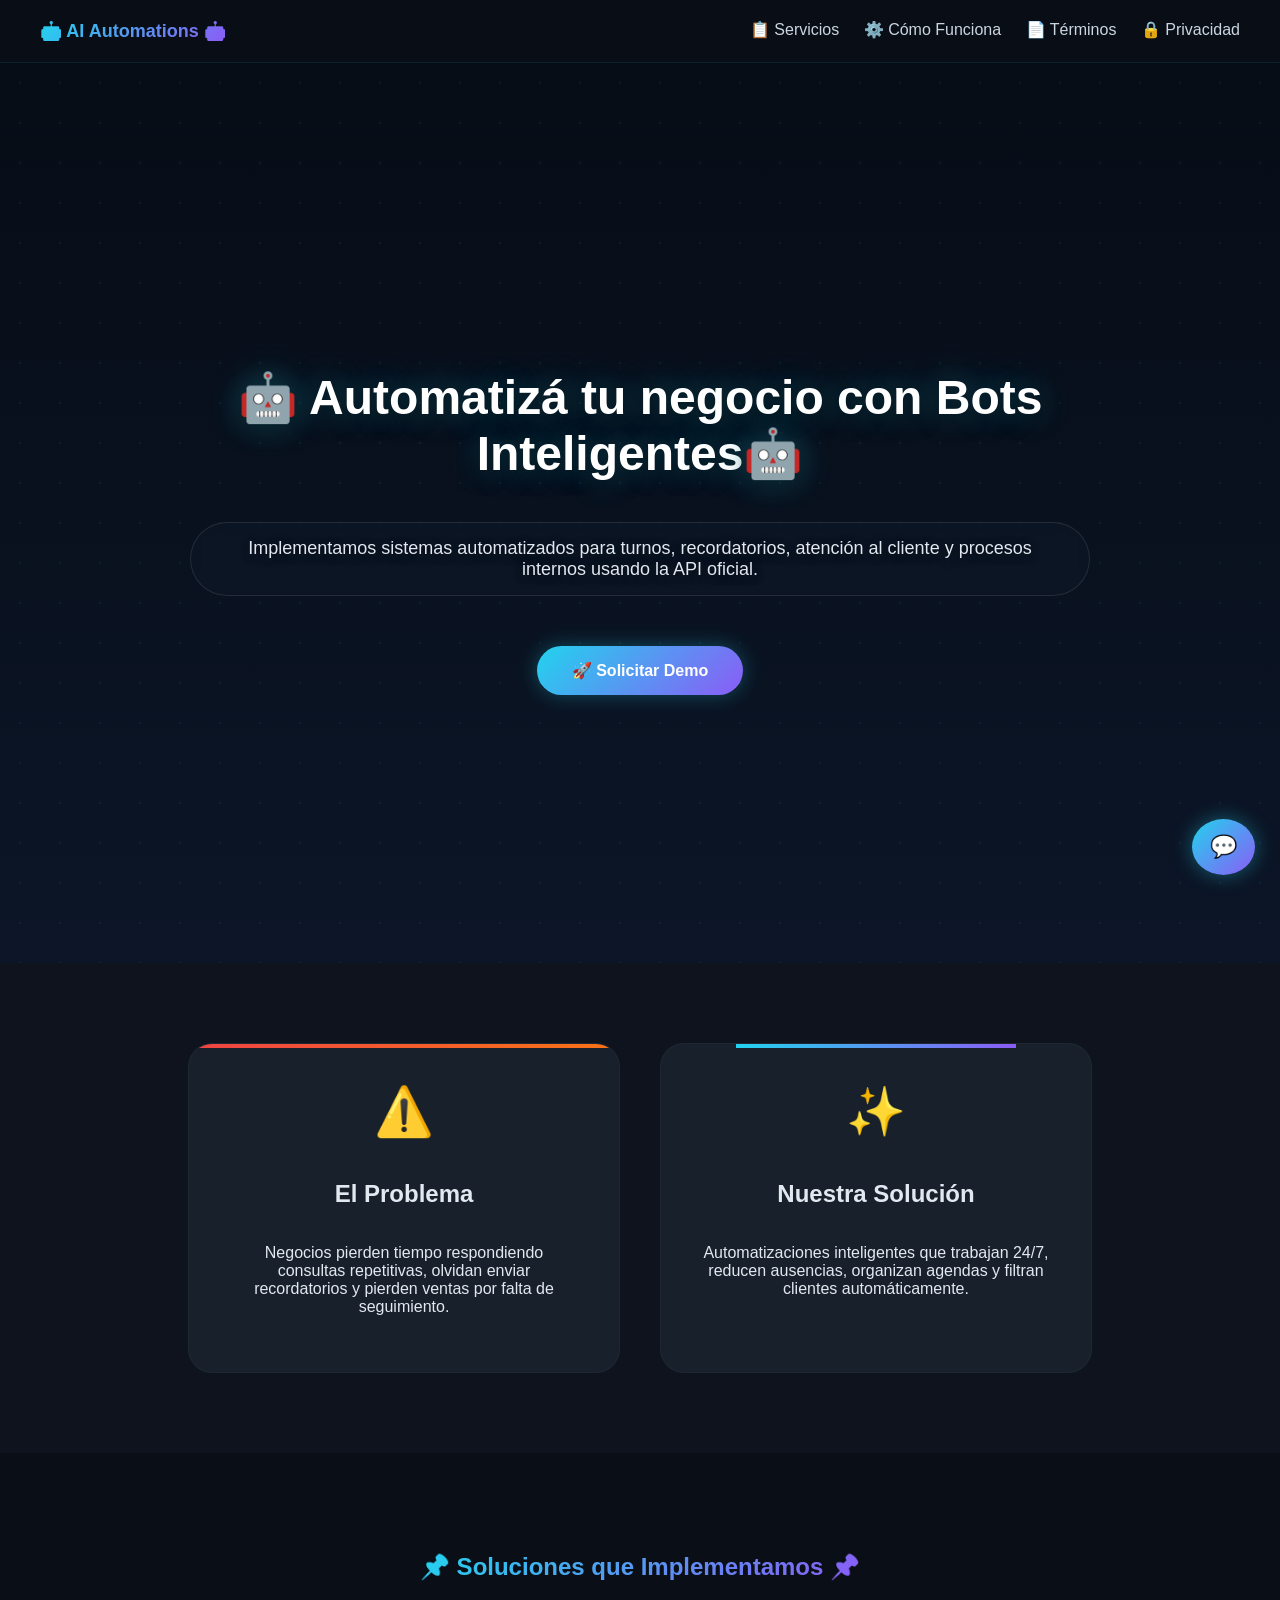
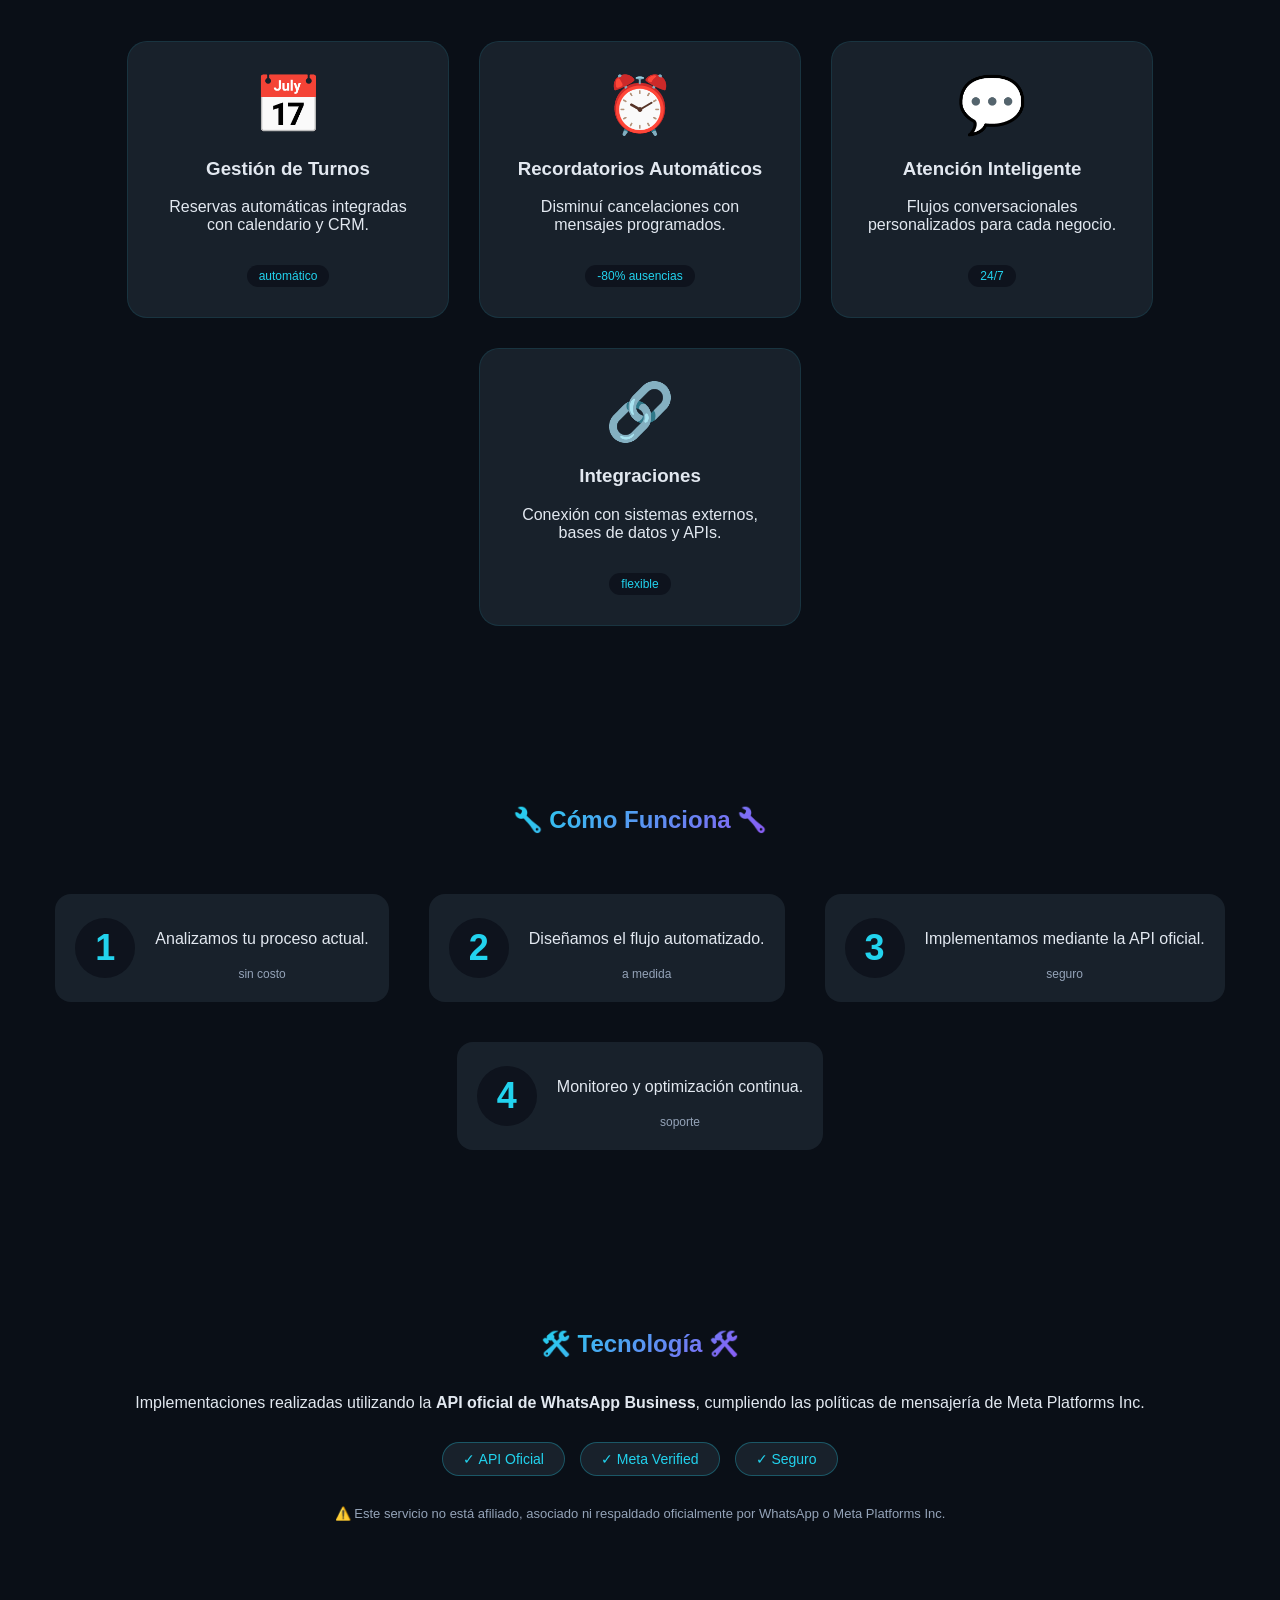
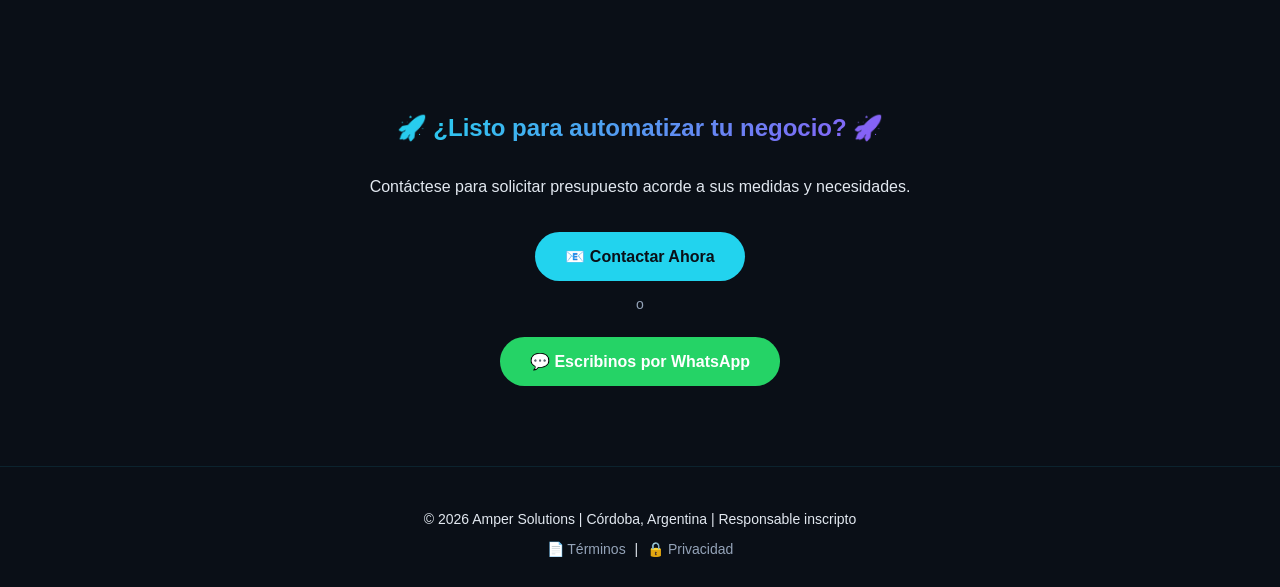
<file: index.html>
<!DOCTYPE html>
<html lang="es">
<head>
    <meta charset="UTF-8">
    <meta name="viewport" content="width=device-width, initial-scale=1.0">
    <title>Automatizaciones Inteligentes | Bots WhatsApp para Negocios</title>
    <link rel="icon" type="image/png" href="favicon.png">
    <link rel="stylesheet" href="styles.css">
</head>
<body>

<header>
    <div class="logo">🤖 AI Automations 🤖</div>
    <nav>
        <a href="#servicios">📋 Servicios</a>
        <a href="#como-funciona">⚙️ Cómo Funciona</a>
        <a href="terminos.html">📄 Términos</a>
        <a href="privacidad.html">🔒 Privacidad</a>
    </nav>
</header>

<section class="hero">
    <video autoplay muted loop playsinline class="hero-video">
        <source src="assets/bg-tech.mp4" type="video/mp4">
    </video>
    <div class="hero-overlay"></div>
    <div class="hero-content">
        <h1>🤖 Automatizá tu negocio con <span class="gradient-text">Bots Inteligentes</span>🤖</h1>
        <p>
             Implementamos sistemas automatizados para turnos, recordatorios,
            atención al cliente y procesos internos usando la API oficial.
        </p>
        <a href="https://wa.me/5493385440341" class="btn-primary" target="_blank">🚀 Solicitar Demo</a>
    </div>
    <div class="particles"></div>
</section>

<section class="problem-solution">
    <div class="problem-card">
        <div class="card-icon">⚠️</div>
        <h2>El Problema</h2>
        <p>
            Negocios pierden tiempo respondiendo consultas repetitivas,
            olvidan enviar recordatorios y pierden ventas por falta de seguimiento.
        </p>
    </div>
    <div class="solution-card">
        <div class="card-icon">✨</div>
        <h2>Nuestra Solución</h2>
        <p>
            Automatizaciones inteligentes que trabajan 24/7,
            reducen ausencias, organizan agendas y filtran clientes automáticamente.
        </p>
    </div>
</section>

<section id="servicios" class="features">
    <h2> 📌 Soluciones que Implementamos 📌</h2>
    <div class="cards">
        <div class="card">
            <div class="card-icon-large">📅</div>
            <h3>Gestión de Turnos</h3>
            <p>Reservas automáticas integradas con calendario y CRM.</p>
            <span class="card-tag">automático</span>
        </div>
        <div class="card">
            <div class="card-icon-large">⏰</div>
            <h3>Recordatorios Automáticos</h3>
            <p>Disminuí cancelaciones con mensajes programados.</p>
            <span class="card-tag">-80% ausencias</span>
        </div>
        <div class="card">
            <div class="card-icon-large">💬</div>
            <h3>Atención Inteligente</h3>
            <p>Flujos conversacionales personalizados para cada negocio.</p>
            <span class="card-tag">24/7</span>
        </div>
        <div class="card">
            <div class="card-icon-large">🔗</div>
            <h3>Integraciones</h3>
            <p>Conexión con sistemas externos, bases de datos y APIs.</p>
            <span class="card-tag">flexible</span>
        </div>
    </div>
</section>

<section id="como-funciona" class="features">
    <h2>🔧 Cómo Funciona 🔧</h2>
    <div class="steps">
        <div class="step-item">
            <span class="step-number">1</span>
            <div class="step-content">
                <p>Analizamos tu proceso actual.</p>
                <small>sin costo</small>
            </div>
        </div>
        <div class="step-item">
            <span class="step-number">2</span>
            <div class="step-content">
                <p>Diseñamos el flujo automatizado.</p>
                <small>a medida</small>
            </div>
        </div>
        <div class="step-item">
            <span class="step-number">3</span>
            <div class="step-content">
                <p>Implementamos mediante la API oficial.</p>
                <small>seguro</small>
            </div>
        </div>
        <div class="step-item">
            <span class="step-number">4</span>
            <div class="step-content">
                <p>Monitoreo y optimización continua.</p>
                <small>soporte</small>
            </div>
        </div>
    </div>
</section>

<section class="features">
    <h2>🛠️ Tecnología 🛠️</h2>
    <p>
        Implementaciones realizadas utilizando la <strong>API oficial de WhatsApp Business</strong>,
        cumpliendo las políticas de mensajería de Meta Platforms Inc.
    </p>
    <div class="tech-badges">
        <span class="badge">✓ API Oficial</span>
        <span class="badge">✓ Meta Verified</span>
        <span class="badge">✓ Seguro</span>
    </div>
    <p class="disclaimer">
        ⚠️ Este servicio no está afiliado, asociado ni respaldado oficialmente por WhatsApp o Meta Platforms Inc.
    </p>
</section>

<section class="features">
    <h2>🚀 ¿Listo para automatizar tu negocio? 🚀</h2>
    <p>Contáctese para solicitar presupuesto acorde a sus medidas y necesidades.</p>
    <a class="btn-secondary" href="mailto:amperaiautomations@gmail.com">📧 Contactar Ahora</a>
    <span class="cta-divider">o</span>
    <a href="https://wa.me/5493385440341" class="btn-whatsapp">💬 Escribinos por WhatsApp</a>
</section>

<footer>
    <p>© 2026 Amper Solutions | Córdoba, Argentina | Responsable inscripto</p>
    <div class="footer-links">
        <a href="terminos.html">📄 Términos</a> |
        <a href="privacidad.html">🔒 Privacidad</a>
    </div>
</footer>

<!-- WhatsApp float ya existe en privacidad.html, pero si querés en index también -->
<a href="https://wa.me/5493385440341" class="whatsapp-float" target="_blank">💬</a>

<script>
// Efecto solo en el título, el video se queda quieto
window.addEventListener("scroll", () => {
    const heroContent = document.querySelector(".hero-content");
    const scrolled = window.scrollY;
    const maxScroll = 400;
    
    if (scrolled <= maxScroll) {
        const progress = scrolled / maxScroll;
        // SOLO movemos el contenido, NO el video
        heroContent.style.transform = `translateY(-${progress * 50}px)`;
        heroContent.style.opacity = 1 - progress;
    }
});

// Reset cuando vuelve arriba
window.addEventListener("scroll", () => {
    const heroContent = document.querySelector(".hero-content");
    if (window.scrollY === 0) {
        heroContent.style.transform = "translateY(0)";
        heroContent.style.opacity = "1";
    }
});
</script>

</body>

</html>
</file>
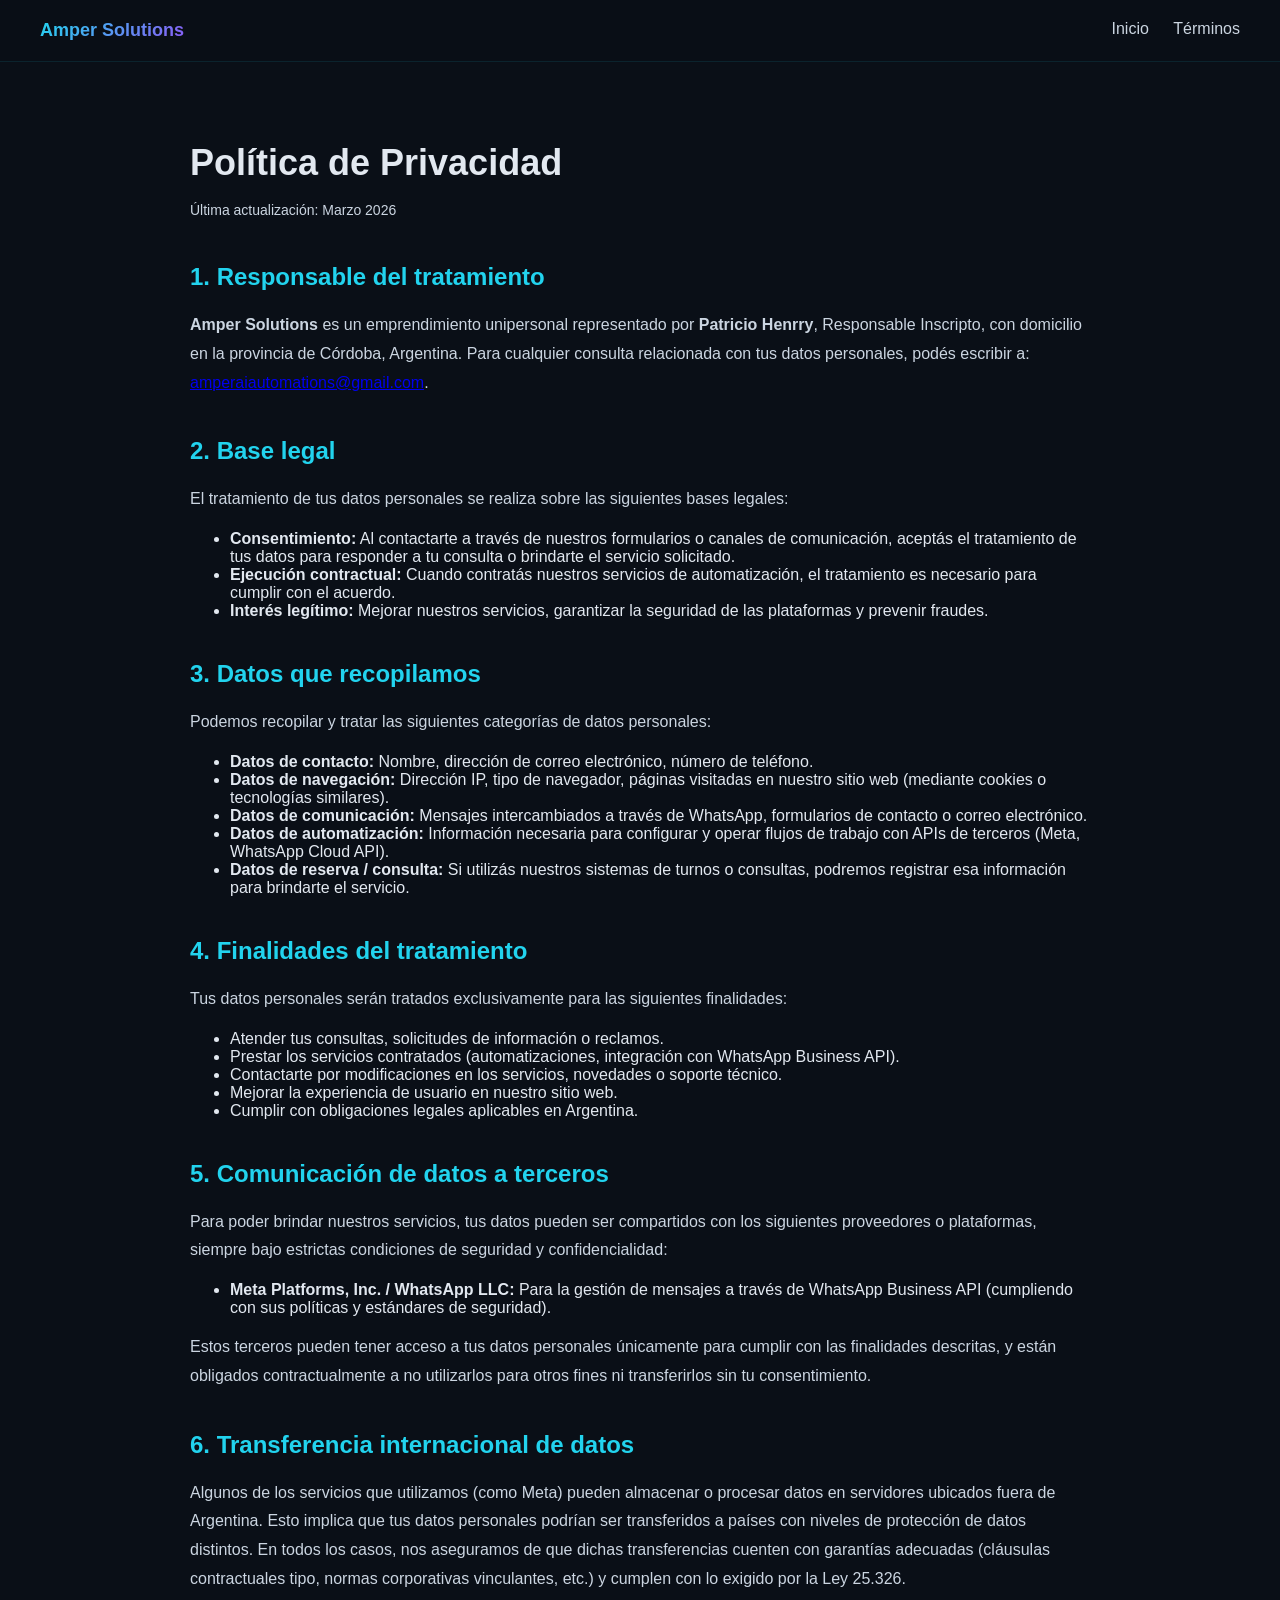
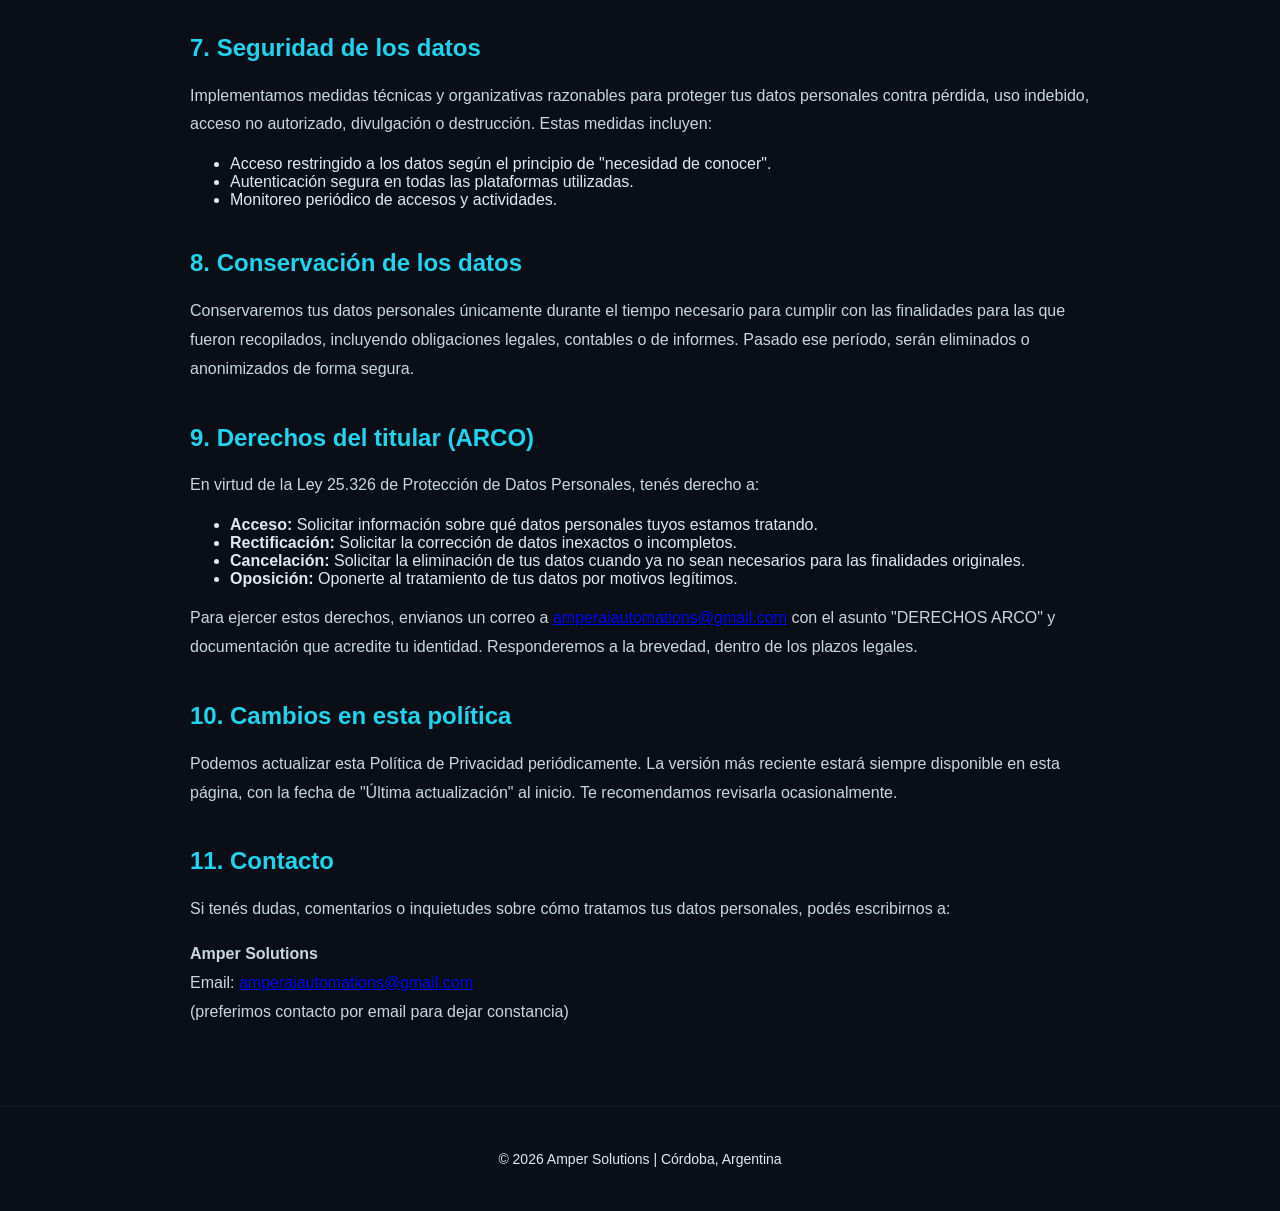
<file: privacidad.html>
<!DOCTYPE html>
<html lang="es">
<head>
    <meta charset="UTF-8">
    <meta name="viewport" content="width=device-width, initial-scale=1.0">
    <title>Política de Privacidad | Amper Solutions</title>
    <link rel="stylesheet" href="styles.css">
</head>
<body>

<header>
    <div class="logo">Amper Solutions</div>
    <nav>
        <a href="index.html">Inicio</a>
        <a href="terminos.html">Términos</a>
    </nav>
</header>

<section class="legal-container">
    <h1>Política de Privacidad</h1>
    <p class="update">Última actualización: Marzo 2026</p>

    <h2>1. Responsable del tratamiento</h2>
    <p>
        <strong>Amper Solutions</strong> es un emprendimiento unipersonal representado por 
        <strong>Patricio Henrry</strong>, Responsable Inscripto, con domicilio en la provincia de Córdoba, Argentina.  
        Para cualquier consulta relacionada con tus datos personales, podés escribir a:  
        <a href="mailto:amperaiautomations@gmail.com">amperaiautomations@gmail.com</a>.
    </p>

    <h2>2. Base legal</h2>
    <p>
        El tratamiento de tus datos personales se realiza sobre las siguientes bases legales:
    </p>
    <ul>
        <li><strong>Consentimiento:</strong> Al contactarte a través de nuestros formularios o canales de comunicación, aceptás el tratamiento de tus datos para responder a tu consulta o brindarte el servicio solicitado.</li>
        <li><strong>Ejecución contractual:</strong> Cuando contratás nuestros servicios de automatización, el tratamiento es necesario para cumplir con el acuerdo.</li>
        <li><strong>Interés legítimo:</strong> Mejorar nuestros servicios, garantizar la seguridad de las plataformas y prevenir fraudes.</li>
    </ul>

    <h2>3. Datos que recopilamos</h2>
    <p>Podemos recopilar y tratar las siguientes categorías de datos personales:</p>
    <ul>
        <li><strong>Datos de contacto:</strong> Nombre, dirección de correo electrónico, número de teléfono.</li>
        <li><strong>Datos de navegación:</strong> Dirección IP, tipo de navegador, páginas visitadas en nuestro sitio web (mediante cookies o tecnologías similares).</li>
        <li><strong>Datos de comunicación:</strong> Mensajes intercambiados a través de WhatsApp, formularios de contacto o correo electrónico.</li>
        <li><strong>Datos de automatización:</strong> Información necesaria para configurar y operar flujos de trabajo con APIs de terceros (Meta, WhatsApp Cloud API).</li>
        <li><strong>Datos de reserva / consulta:</strong> Si utilizás nuestros sistemas de turnos o consultas, podremos registrar esa información para brindarte el servicio.</li>
    </ul>

    <h2>4. Finalidades del tratamiento</h2>
    <p>Tus datos personales serán tratados exclusivamente para las siguientes finalidades:</p>
    <ul>
        <li>Atender tus consultas, solicitudes de información o reclamos.</li>
        <li>Prestar los servicios contratados (automatizaciones, integración con WhatsApp Business API).</li>
        <li>Contactarte por modificaciones en los servicios, novedades o soporte técnico.</li>
        <li>Mejorar la experiencia de usuario en nuestro sitio web.</li>
        <li>Cumplir con obligaciones legales aplicables en Argentina.</li>
    </ul>

    <h2>5. Comunicación de datos a terceros</h2>
<p>
    Para poder brindar nuestros servicios, tus datos pueden ser compartidos con los siguientes proveedores o plataformas, siempre bajo estrictas condiciones de seguridad y confidencialidad:
</p>
<ul>
    <li><strong>Meta Platforms, Inc. / WhatsApp LLC:</strong> Para la gestión de mensajes a través de WhatsApp Business API (cumpliendo con sus políticas y estándares de seguridad).</li>
</ul>
<p>
    Estos terceros pueden tener acceso a tus datos personales únicamente para cumplir con las finalidades descritas, y están obligados contractualmente a no utilizarlos para otros fines ni transferirlos sin tu consentimiento.
</p>

<h2>6. Transferencia internacional de datos</h2>
<p>
    Algunos de los servicios que utilizamos (como Meta) pueden almacenar o procesar datos en servidores ubicados fuera de Argentina. Esto implica que tus datos personales podrían ser transferidos a países con niveles de protección de datos distintos. En todos los casos, nos aseguramos de que dichas transferencias cuenten con garantías adecuadas (cláusulas contractuales tipo, normas corporativas vinculantes, etc.) y cumplen con lo exigido por la Ley 25.326.


<h2>7. Seguridad de los datos</h2>
<p>
    Implementamos medidas técnicas y organizativas razonables para proteger tus datos personales contra pérdida, uso indebido, acceso no autorizado, divulgación o destrucción. Estas medidas incluyen:
</p>
<ul>
    <li>Acceso restringido a los datos según el principio de "necesidad de conocer".</li>
    <li>Autenticación segura en todas las plataformas utilizadas.</li>
    <li>Monitoreo periódico de accesos y actividades.</li>
</ul>
</p>

<h2>8. Conservación de los datos</h2>
<p>
    Conservaremos tus datos personales únicamente durante el tiempo necesario para cumplir con las finalidades para las que fueron recopilados, incluyendo obligaciones legales, contables o de informes. Pasado ese período, serán eliminados o anonimizados de forma segura.
</p>

<h2>9. Derechos del titular (ARCO)</h2>
<p>
    En virtud de la Ley 25.326 de Protección de Datos Personales, tenés derecho a:
</p>
<ul>
    <li><strong>Acceso:</strong> Solicitar información sobre qué datos personales tuyos estamos tratando.</li>
    <li><strong>Rectificación:</strong> Solicitar la corrección de datos inexactos o incompletos.</li>
    <li><strong>Cancelación:</strong> Solicitar la eliminación de tus datos cuando ya no sean necesarios para las finalidades originales.</li>
    <li><strong>Oposición:</strong> Oponerte al tratamiento de tus datos por motivos legítimos.</li>
</ul>
<p>
    Para ejercer estos derechos, envianos un correo a <a href="mailto:amperaiautomations@gmail.com">amperaiautomations@gmail.com</a> con el asunto "DERECHOS ARCO" y documentación que acredite tu identidad. Responderemos a la brevedad, dentro de los plazos legales.
</p>

<h2>10. Cambios en esta política</h2>
<p>
    Podemos actualizar esta Política de Privacidad periódicamente. La versión más reciente estará siempre disponible en esta página, con la fecha de "Última actualización" al inicio. Te recomendamos revisarla ocasionalmente.
</p>

<h2>11. Contacto</h2>
<p>
    Si tenés dudas, comentarios o inquietudes sobre cómo tratamos tus datos personales, podés escribirnos a:
</p>
<p>
    <strong>Amper Solutions</strong><br>
    Email: <a href="mailto:amperaiautomations@gmail.com">amperaiautomations@gmail.com</a><br>
    (preferimos contacto por email para dejar constancia)
</p>
</section>

<footer>
    <p>© 2026 Amper Solutions | Córdoba, Argentina</p>
</footer>
</file>
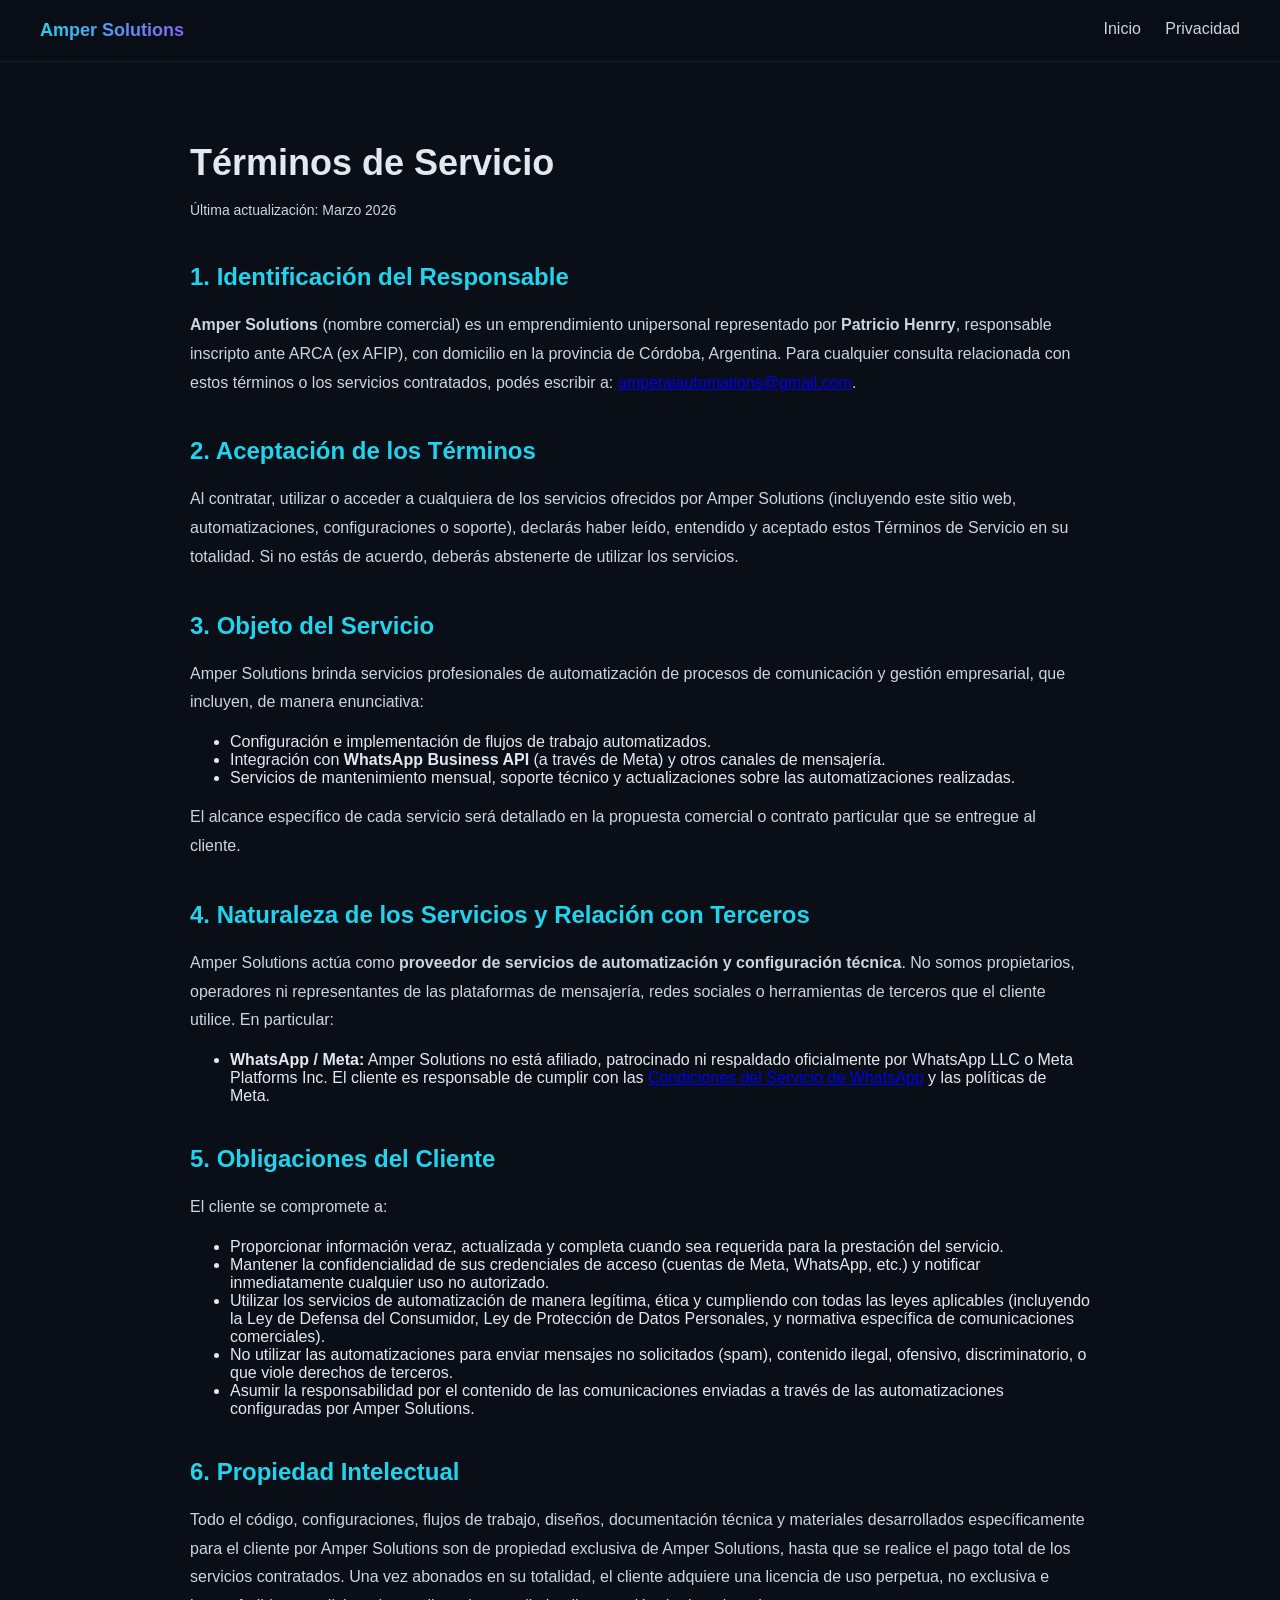
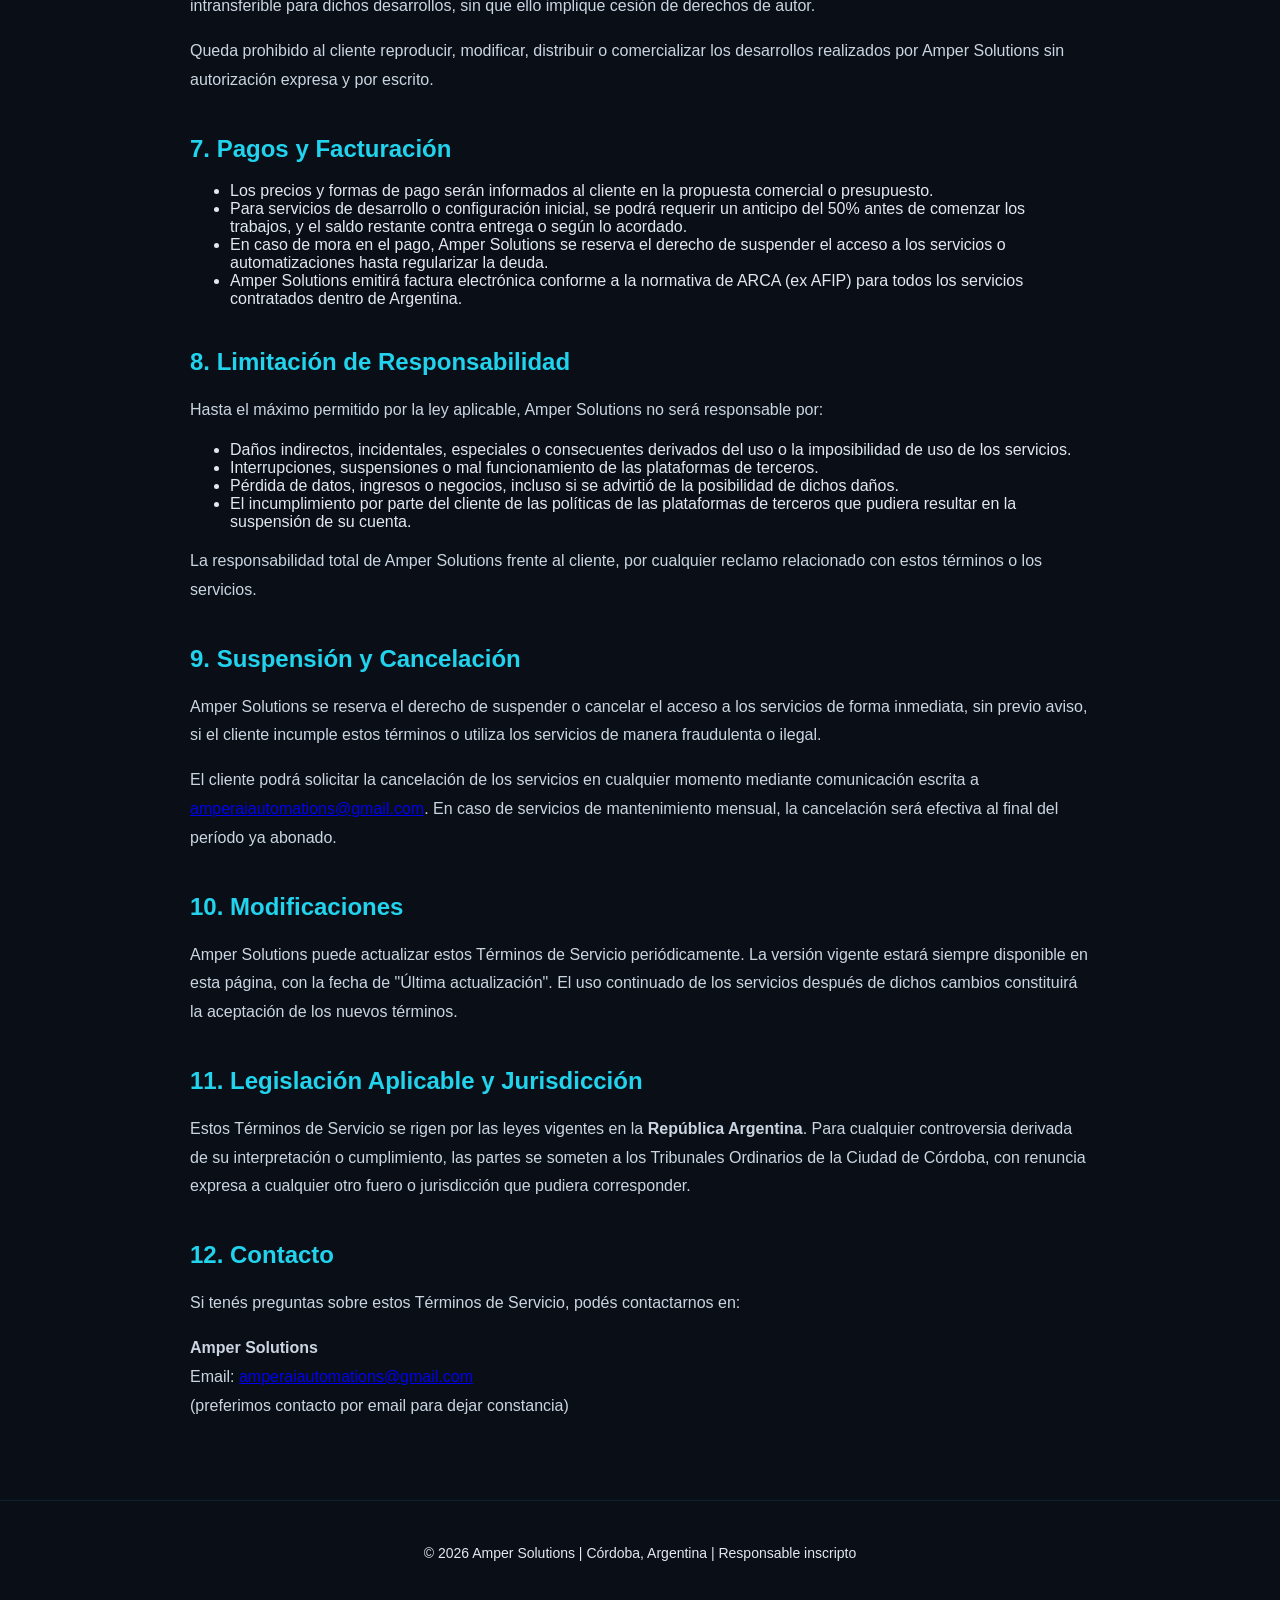
<file: terminos.html>
<!DOCTYPE html>
<html lang="es">
<head>
    <meta charset="UTF-8">
    <meta name="viewport" content="width=device-width, initial-scale=1.0">
    <title>Términos de Servicio | Amper Solutions</title>
    <link rel="stylesheet" href="styles.css">
</head>
<body>

<header>
    <div class="logo">Amper Solutions</div>
    <nav>
        <a href="index.html">Inicio</a>
        <a href="privacidad.html">Privacidad</a>
    </nav>
</header>

<section class="legal-container">
    <h1>Términos de Servicio</h1>
    <p class="update">Última actualización: Marzo 2026</p>

    <h2>1. Identificación del Responsable</h2>
    <p>
        <strong>Amper Solutions</strong> (nombre comercial) es un emprendimiento unipersonal representado por 
        <strong>Patricio Henrry</strong>, responsable inscripto ante ARCA (ex AFIP), con domicilio en la provincia de Córdoba, Argentina.  
        Para cualquier consulta relacionada con estos términos o los servicios contratados, podés escribir a:  
        <a href="mailto:amperaiautomations@gmail.com">amperaiautomations@gmail.com</a>.
    </p>

    <h2>2. Aceptación de los Términos</h2>
    <p>
        Al contratar, utilizar o acceder a cualquiera de los servicios ofrecidos por Amper Solutions (incluyendo este sitio web, automatizaciones, configuraciones o soporte), declarás haber leído, entendido y aceptado estos Términos de Servicio en su totalidad. Si no estás de acuerdo, deberás abstenerte de utilizar los servicios.
    </p>

    <h2>3. Objeto del Servicio</h2>
    <p>
        Amper Solutions brinda servicios profesionales de automatización de procesos de comunicación y gestión empresarial, que incluyen, de manera enunciativa:
    </p>
    <ul>
        <li>Configuración e implementación de flujos de trabajo automatizados.</li>
        <li>Integración con <strong>WhatsApp Business API</strong> (a través de Meta) y otros canales de mensajería.</li>
        <li>Servicios de mantenimiento mensual, soporte técnico y actualizaciones sobre las automatizaciones realizadas.</li>
    </ul>
    <p>
        El alcance específico de cada servicio será detallado en la propuesta comercial o contrato particular que se entregue al cliente.
    </p>

    <h2>4. Naturaleza de los Servicios y Relación con Terceros</h2>
    <p>
        Amper Solutions actúa como <strong>proveedor de servicios de automatización y configuración técnica</strong>. No somos propietarios, operadores ni representantes de las plataformas de mensajería, redes sociales o herramientas de terceros que el cliente utilice. En particular:
    </p>
    <ul>
        <li><strong>WhatsApp / Meta:</strong> Amper Solutions no está afiliado, patrocinado ni respaldado oficialmente por WhatsApp LLC o Meta Platforms Inc. El cliente es responsable de cumplir con las <a href="https://www.whatsapp.com/legal/" target="_blank">Condiciones del Servicio de WhatsApp</a> y las políticas de Meta.</li>
    </ul>

    <h2>5. Obligaciones del Cliente</h2>
    <p>El cliente se compromete a:</p>
    <ul>
        <li>Proporcionar información veraz, actualizada y completa cuando sea requerida para la prestación del servicio.</li>
        <li>Mantener la confidencialidad de sus credenciales de acceso (cuentas de Meta, WhatsApp, etc.) y notificar inmediatamente cualquier uso no autorizado.</li>
        <li>Utilizar los servicios de automatización de manera legítima, ética y cumpliendo con todas las leyes aplicables (incluyendo la Ley de Defensa del Consumidor, Ley de Protección de Datos Personales, y normativa específica de comunicaciones comerciales).</li>
        <li>No utilizar las automatizaciones para enviar mensajes no solicitados (spam), contenido ilegal, ofensivo, discriminatorio, o que viole derechos de terceros.</li>
        <li>Asumir la responsabilidad por el contenido de las comunicaciones enviadas a través de las automatizaciones configuradas por Amper Solutions.</li>
    </ul>

    <h2>6. Propiedad Intelectual</h2>
    <p>
        Todo el código, configuraciones, flujos de trabajo, diseños, documentación técnica y materiales desarrollados específicamente para el cliente por Amper Solutions son de propiedad exclusiva de Amper Solutions, hasta que se realice el pago total de los servicios contratados. Una vez abonados en su totalidad, el cliente adquiere una licencia de uso perpetua, no exclusiva e intransferible para dichos desarrollos, sin que ello implique cesión de derechos de autor.
    </p>
    <p>
        Queda prohibido al cliente reproducir, modificar, distribuir o comercializar los desarrollos realizados por Amper Solutions sin autorización expresa y por escrito.
    </p>

    <h2>7. Pagos y Facturación</h2>
    <ul>
        <li>Los precios y formas de pago serán informados al cliente en la propuesta comercial o presupuesto.</li>
        <li>Para servicios de desarrollo o configuración inicial, se podrá requerir un anticipo del 50% antes de comenzar los trabajos, y el saldo restante contra entrega o según lo acordado.</li>
        <li>En caso de mora en el pago, Amper Solutions se reserva el derecho de suspender el acceso a los servicios o automatizaciones hasta regularizar la deuda.</li>
        <li>Amper Solutions emitirá factura electrónica conforme a la normativa de ARCA (ex AFIP) para todos los servicios contratados dentro de Argentina.</li>
    </ul>

    <h2>8. Limitación de Responsabilidad</h2>
    <p>
        Hasta el máximo permitido por la ley aplicable, Amper Solutions no será responsable por:
    </p>
    <ul>
        <li>Daños indirectos, incidentales, especiales o consecuentes derivados del uso o la imposibilidad de uso de los servicios.</li>
        <li>Interrupciones, suspensiones o mal funcionamiento de las plataformas de terceros.</li>
        <li>Pérdida de datos, ingresos o negocios, incluso si se advirtió de la posibilidad de dichos daños.</li>
        <li>El incumplimiento por parte del cliente de las políticas de las plataformas de terceros que pudiera resultar en la suspensión de su cuenta.</li>
    </ul>
    <p>
        La responsabilidad total de Amper Solutions frente al cliente, por cualquier reclamo relacionado con estos términos o los servicios.
    </p>

    <h2>9. Suspensión y Cancelación</h2>
    <p>
        Amper Solutions se reserva el derecho de suspender o cancelar el acceso a los servicios de forma inmediata, sin previo aviso, si el cliente incumple estos términos o utiliza los servicios de manera fraudulenta o ilegal.
    </p>
    <p>
        El cliente podrá solicitar la cancelación de los servicios en cualquier momento mediante comunicación escrita a <a href="mailto:amperaiautomations@gmail.com">amperaiautomations@gmail.com</a>. En caso de servicios de mantenimiento mensual, la cancelación será efectiva al final del período ya abonado.
    </p>

    <h2>10. Modificaciones</h2>
    <p>
        Amper Solutions puede actualizar estos Términos de Servicio periódicamente. La versión vigente estará siempre disponible en esta página, con la fecha de "Última actualización". El uso continuado de los servicios después de dichos cambios constituirá la aceptación de los nuevos términos.
    </p>

    <h2>11. Legislación Aplicable y Jurisdicción</h2>
    <p>
        Estos Términos de Servicio se rigen por las leyes vigentes en la <strong>República Argentina</strong>. Para cualquier controversia derivada de su interpretación o cumplimiento, las partes se someten a los Tribunales Ordinarios de la Ciudad de Córdoba, con renuncia expresa a cualquier otro fuero o jurisdicción que pudiera corresponder.
    </p>

    <h2>12. Contacto</h2>
    <p>
        Si tenés preguntas sobre estos Términos de Servicio, podés contactarnos en:
    </p>
    <p>
        <strong>Amper Solutions</strong><br>
        Email: <a href="mailto:amperaiautomations@gmail.com">amperaiautomations@gmail.com</a><br>
        (preferimos contacto por email para dejar constancia)
    </p>
</section>

<footer>
    <p>© 2026 Amper Solutions | Córdoba, Argentina | Responsable inscripto</p>
</footer>
</file>
<file: styles.css>
body {
    margin: 0;
    font-family: 'Segoe UI', Arial, sans-serif;
    background: #0a0f17; /* Un poco más suave que #0f172a */
    color: #e2e8f0;
}

header {
    display: flex;
    justify-content: space-between;
    padding: 20px 40px;
    background: rgba(10, 15, 23, 0.95); /* Transparente y más suave */
    backdrop-filter: blur(10px);
    position: sticky;
    top: 0;
    z-index: 100;
    border-bottom: 1px solid rgba(34, 211, 238, 0.1);
}

.logo {
    font-weight: bold;
    font-size: 18px;
    background: linear-gradient(135deg, #22d3ee, #8b5cf6);
    -webkit-background-clip: text;
    -webkit-text-fill-color: transparent;
}

nav a {
    margin-left: 20px;
    text-decoration: none;
    color: #cbd5e1;
    transition: color 0.3s;
}

nav a:hover {
    color: #22d3ee;
}

.hero {
    position: relative;
    height: 100vh;
    overflow: hidden;
    display: flex;
    align-items: center;
    justify-content: center;
    text-align: center;
}

.hero-video {
    position: absolute;
    top: 50%;
    left: 50%;
    min-width: 100%;
    min-height: 100%;
    width: auto;
    height: auto;
    transform: translate(-50%, -50%) scale(1.1);
    z-index: 0;
}

.hero-overlay {
    position: absolute;
    inset: 0;
    background: linear-gradient(
        180deg,
        rgba(5,12,22,0.8),
        rgba(12,22,40,0.95)
    );
    z-index: 1;
}

.hero-content {
    position: relative;
    z-index: 2;
    max-width: 900px;
    padding: 20px;
    transition: transform 0.1s linear, opacity 0.1s linear;
}

.hero-content h1 {
    font-size: 48px;
    color: white;
    text-shadow: 
        0 4px 20px rgba(0,0,0,0.5),
        0 0 30px rgba(34, 211, 238, 0.4);
    margin-bottom: 20px;
}

.hero-content p {
    font-size: 18px;
    color: #e2e8f0;
    text-shadow: 0 2px 10px rgba(0,0,0,0.5);
    background: rgba(15, 25, 40, 0.5);
    padding: 15px 25px;
    border-radius: 50px;
    backdrop-filter: blur(5px);
    border: 1px solid rgba(255,255,255,0.1);
    display: inline-block;
    margin: 20px auto;
}

.btn-primary {
    display: inline-block;
    margin-top: 30px;
    padding: 15px 35px;
    border-radius: 40px;
    background: linear-gradient(135deg, #22d3ee, #8b5cf6);
    color: white;
    text-decoration: none;
    font-weight: bold;
    transition: 0.3s;
    box-shadow: 0 0 20px rgba(34, 211, 238, 0.3);
    border: none;
}

.btn-primary:hover {
    transform: translateY(-3px);
    box-shadow: 0 0 30px rgba(139, 92, 246, 0.5);
}

/* PROBLEM/SOLUTION - Fondos más suaves */
.problem-solution {
    display: flex;
    justify-content: center;
    gap: 40px;
    padding: 80px 20px;
    flex-wrap: wrap;
    background: #0e131d; /* Más suave que el anterior */
}

.problem-card, .solution-card {
    background: #18212b; /* Menos contraste que #1e293b */
    padding: 40px;
    border-radius: 24px;
    width: 350px;
    position: relative;
    overflow: hidden;
    border: 1px solid rgba(255,255,255,0.03);
    text-align: center; /* Centra todo el texto */
    display: flex;
    flex-direction: column;
    align-items: center; /* Centra los elementos hijos */
}

.problem-card::before {
    content: '';
    position: absolute;
    top: 0;
    left: 0;
    right: 0;
    height: 4px;
    background: linear-gradient(90deg, #ef4444, #f97316);
}

.solution-card::before {
    content: '';
    position: absolute;
    top: 0;
    left: 0;
    right: 0;
    height: 4px;
    background: linear-gradient(90deg, #22d3ee, #8b5cf6);
    text-align: center; /* Asegura que los párrafos también estén centrados */
    max-width: 280px; /* Opcional: controla el ancho del texto para mejor lectura */
    margin-left: auto;
    margin-right: auto;
}

.card-icon {
    font-size: 48px;
    margin-bottom: 20px;
}

/* FEATURES */
.features {
    padding: 80px 20px;
    text-align: center;
    background: #0a0f17;
}

.features h2 {
    background: linear-gradient(135deg, #22d3ee, #8b5cf6);
    -webkit-background-clip: text;
    -webkit-text-fill-color: transparent;
    display: inline-block;
    margin-bottom: 20px;
}

.cards {
    display: flex;
    flex-wrap: wrap;
    justify-content: center;
    gap: 30px;
    margin-top: 40px;
}

.card {
    background: #18212b; /* Más suave */
    padding: 30px;
    border-radius: 20px;
    width: 260px;
    transition: transform 0.3s;
    border: 1px solid rgba(34, 211, 238, 0.1);
}

.card:hover {
    transform: translateY(-5px);
    border-color: rgba(34, 211, 238, 0.3);
}

.card-icon-large {
    font-size: 56px;
    margin-bottom: 20px;
}

.card-tag {
    display: inline-block;
    background: #0e131d;
    color: #22d3ee;
    padding: 4px 12px;
    border-radius: 20px;
    font-size: 12px;
    margin-top: 15px;
}

/* HOW */
.how {
    padding: 80px 20px;
    text-align: center;
    background: #0e131d; /* Más suave */
}

.steps {
    display: flex;
    justify-content: center;
    gap: 40px;
    flex-wrap: wrap;
    margin-top: 40px;
}

.step-item {
    display: flex;
    align-items: center;
    gap: 20px;
    background: #18212b;
    padding: 20px;
    border-radius: 16px;
    min-width: 250px;
}

.step-number {
    font-size: 36px;
    font-weight: bold;
    color: #22d3ee;
    background: #0e131d;
    width: 60px;
    height: 60px;
    display: flex;
    align-items: center;
    justify-content: center;
    border-radius: 50%;
}

.step-content small {
    color: #94a3b8;
    font-size: 12px;
}

/* TECH */
.tech {
    padding: 80px 20px;
    text-align: center;
    background: #0a0f17;
}

.tech-badges {
    display: flex;
    justify-content: center;
    gap: 15px;
    margin: 30px 0;
    flex-wrap: wrap;
}

.badge {
    background: #18212b;
    padding: 8px 20px;
    border-radius: 30px;
    font-size: 14px;
    border: 1px solid rgba(34, 211, 238, 0.3);
    color: #22d3ee;
}

.disclaimer {
    font-size: 13px;
    color: #94a3b8;
    margin-top: 20px;
}

/* CTA */
.cta {
    text-align: center;
    padding: 100px 20px;
    background: linear-gradient(135deg, #1a2a3a, #0e1a2a);
    color: white;
}

.btn-secondary {
    display: inline-block;
    margin-top: 20px;
    padding: 15px 30px;
    background: #22d3ee;
    color: #0a0f17;
    border-radius: 30px;
    text-decoration: none;
    font-weight: bold;
    transition: 0.3s;
}

.btn-secondary:hover {
    background: #8b5cf6;
    color: white;
    transform: translateY(-3px);
}

.cta-divider {
    display: block;
    margin: 15px 0;
    color: #94a3b8;
    font-size: 14px;
}

.btn-whatsapp {
    display: inline-block;
    padding: 15px 30px;
    background: #25D366;
    color: white;
    border-radius: 30px;
    text-decoration: none;
    font-weight: bold;
    margin-top: 10px;
    transition: 0.3s;
}

.btn-whatsapp:hover {
    background: #128C7E;
    transform: translateY(-3px);
}

/* FOOTER */
footer {
    text-align: center;
    padding: 30px;
    background: #0a0f17;
    font-size: 14px;
    border-top: 1px solid rgba(34, 211, 238, 0.1);
}

.footer-links {
    margin-top: 10px;
}

.footer-links a {
    color: #94a3b8;
    text-decoration: none;
    margin: 0 5px;
    transition: color 0.3s;
}

.footer-links a:hover {
    color: #22d3ee;
}

/* WhatsApp Float */
.whatsapp-float {
    position: fixed;
    bottom: 25px;
    right: 25px;
    background: linear-gradient(135deg, #22d3ee, #8b5cf6);
    color: white;
    font-size: 22px;
    padding: 15px 18px;
    border-radius: 50%;
    text-decoration: none;
    box-shadow: 0 0 20px rgba(34, 211, 238, 0.4);
    transition: 0.3s;
    z-index: 1000;
}

.whatsapp-float:hover {
    transform: scale(1.1);
    box-shadow: 0 0 30px rgba(139, 92, 246, 0.6);
}

/* Legal pages */
.legal-container {
    max-width: 900px;
    margin: 80px auto;
    padding: 0 20px;
}

.legal-container h1 {
    font-size: 36px;
    margin-bottom: 10px;
}

.legal-container h2 {
    margin-top: 40px;
    color: #22d3ee;
}

.legal-container p {
    color: #cbd5e1;
    line-height: 1.8;
}

.update {
    color: #94a3b8;
    font-size: 14px;
}

/* Particles */
.particles {
    position: absolute;
    inset: 0;
    background-image: radial-gradient(#22d3ee 1px, transparent 1px);
    background-size: 40px 40px;
    opacity: 0.08;
    animation: moveParticles 20s linear infinite;
    z-index: 1;
    pointer-events: none;
}

@keyframes moveParticles {
    from { transform: translateY(0); }
    to { transform: translateY(-40px); }
}

/* Responsive */
@media (max-width: 768px) {
    .hero h1 {
        font-size: 32px;
    }
    
    .hero-content p {
        font-size: 16px;
        padding: 12px 20px;
    }
    
    .problem-card, .solution-card {
        width: 100%;
    }
    
    .step-item {
        flex-direction: column;
        text-align: center;
        width: 100%;
    }
    
    .step-content {
        text-align: center;
    }
    
    .cards {
        gap: 20px;
    }
    
    .card {
        width: 100%;
        max-width: 300px;
    }
}
</file>
